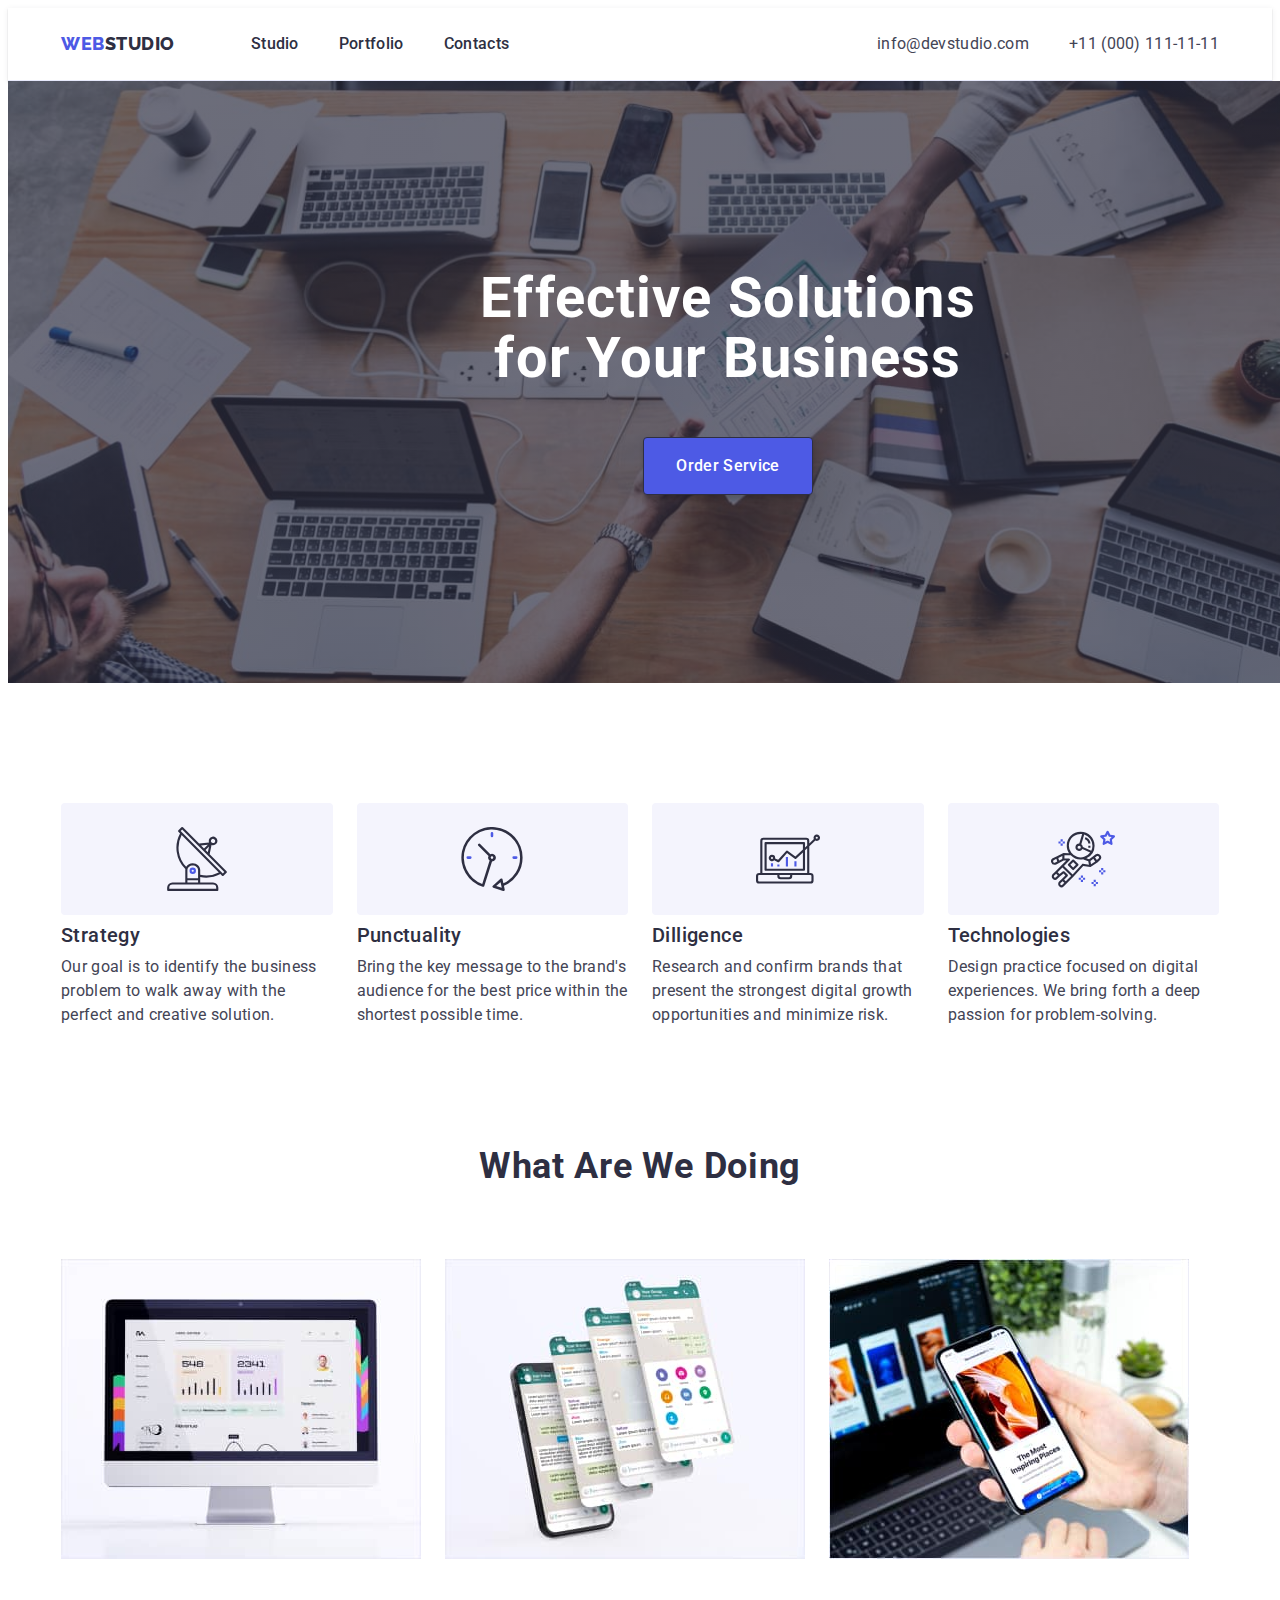
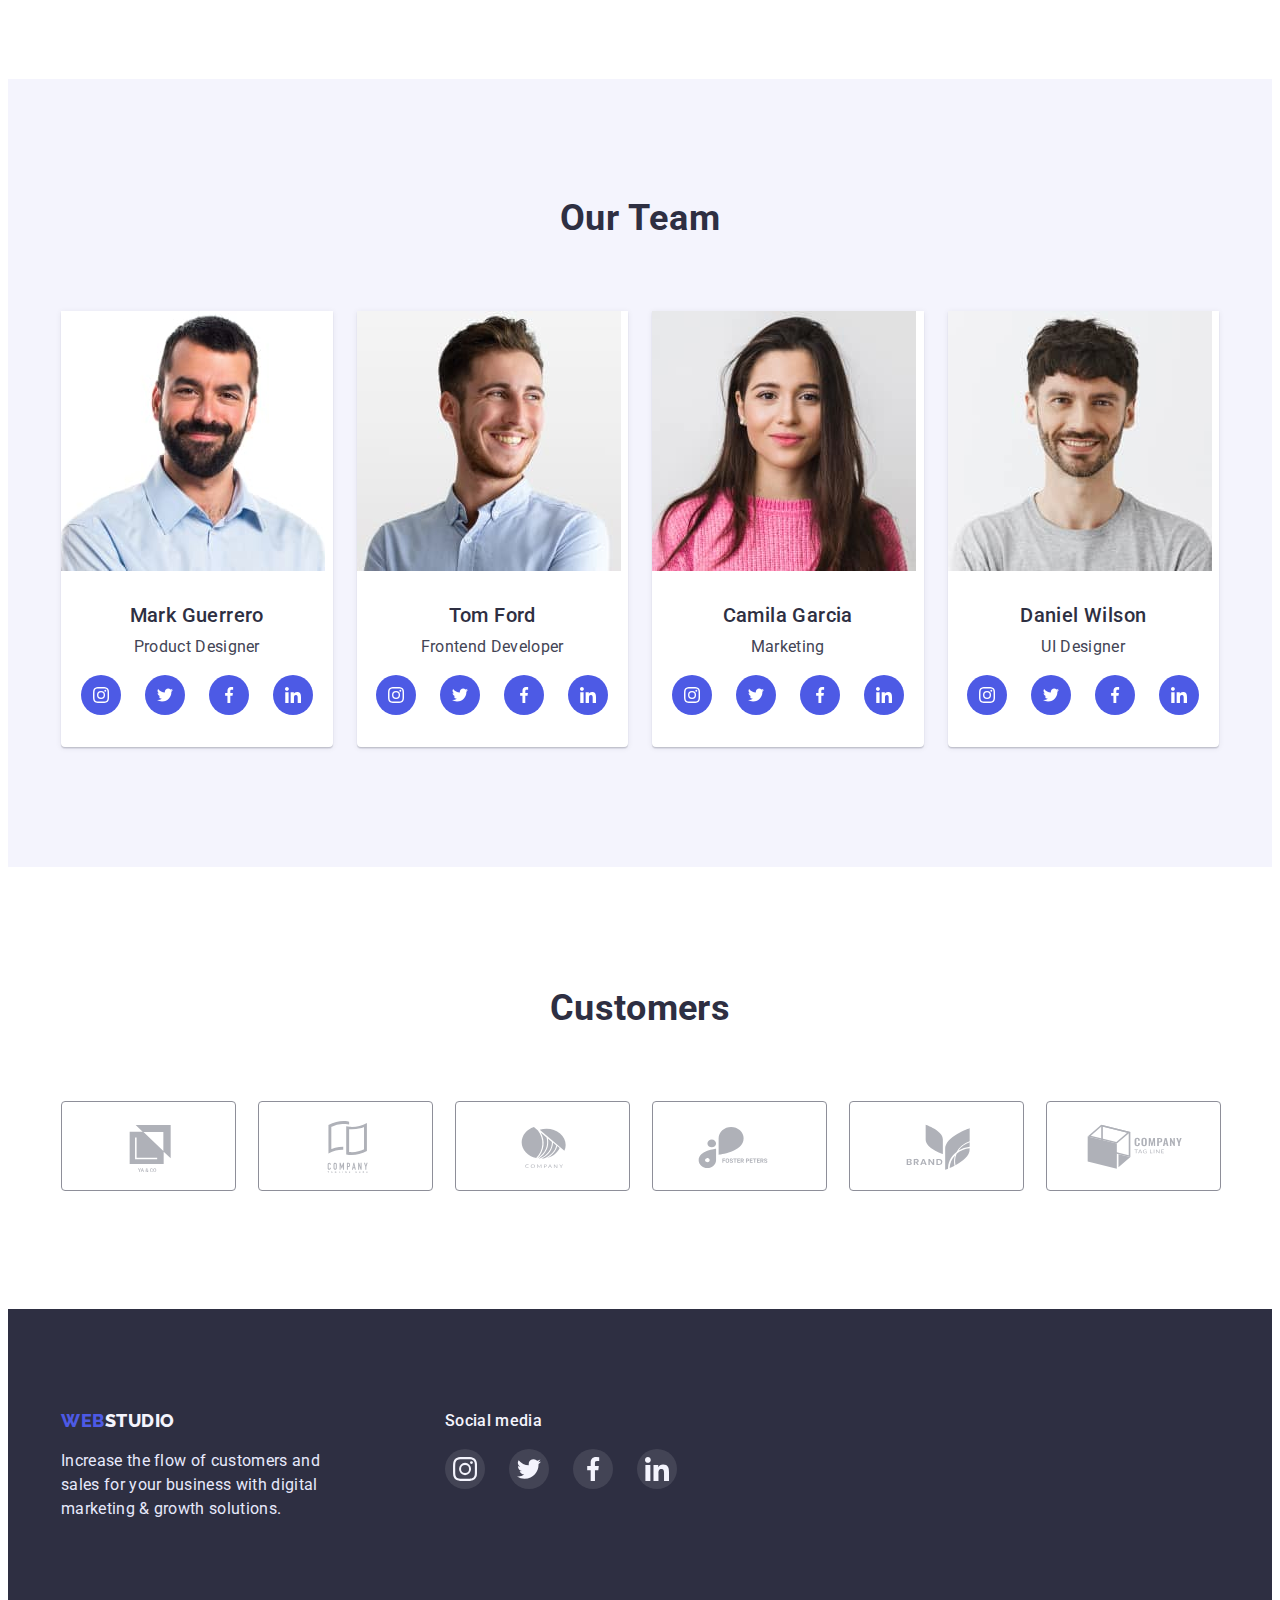
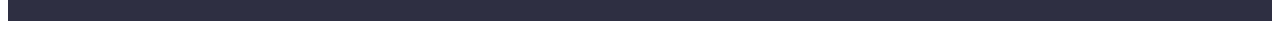
<file: index.html>
<!DOCTYPE html>
<html lang="en">
<head>
    <meta charset="UTF-8">
    <meta http-equiv="X-UA-Compatible" content="IE=edge">
    <meta name="viewport" content="width=device-width, initial-scale=1.0">
    <title>Webstudio</title>
    <!--Styles-->
    <link rel="stylesheet" href="https://cdnjs.cloudflare.com/ajax/libs/modern-normalize/1.1.0/modern-normalize.min.css" integrity="sha512-wpPYUAdjBVSE4KJnH1VR1HeZfpl1ub8YT/NKx4PuQ5NmX2tKuGu6U/JRp5y+Y8XG2tV+wKQpNHVUX03MfMFn9Q==" crossorigin="anonymous" referrerpolicy="no-referrer" />
    <link rel="stylesheet" href="css/styles.css">
    <!--Fonts-->
    <link rel="preconnect" href="https://fonts.googleapis.com">
    <link rel="preconnect" href="https://fonts.gstatic.com" crossorigin>
    <link href="https://fonts.googleapis.com/css2?family=Raleway:wght@800&family=Roboto:wght@400;500;700;900&display=swap" rel="stylesheet">    
</head>
<body>
    <!--HEADER-->
    <header class="header">
        <div class="container header-container">
            <nav class="nav-menu">
                <a href="./index.html" class="logo-first">Web<span class="logo-second">Studio</span>
                </a> 
            <ul class="list-nav-menu">
                <li>
                <a class="nav-menu-item" href="./index.html">Studio</a>
                </li>
                <li>
                <a class="nav-menu-item" href="./portfolio.html">Portfolio</a>
                </li>
                <li>
                <a class="nav-menu-item" href="./contacts.html">Contacts</a>
                </li>
                </ul>
            </nav> 
            <address class="page-adress">
                <ul class="contacts-list">
                    <li> <a class="contacts-list-item" href="mailto:info@devstudio.com">info@devstudio.com</a></li>
                    <li> <a class="contacts-list-item" href="tel:+110001111111">+11 (000) 111-11-11</a></li>
                </ul>
            </address>  
        </div>
    </header>
    <main>
        <!--HERO SECTION-->
        <section class="hero-section">
            <div class="container">
                <h1 class="hero-title">Effective Solutions <br />for Your Business</h1>
                <button type="button" class="button-service">Order Service</button>
            </div>
        </section>

        <!--ADVANTAGES SECTION-->
        <section class="advantages-section">
            <div class="container"> 
                <h2 class="h2 visually-hidden">Advantages</h2>
                <ul class="advantages-list">
                <li class="advantages-list-item">
                    <div class="advantages-icon-wrapper">
                        <svg class="advantages-list-icon">
                            <use href="./images/icons.svg#icon-antenna"></use>
                        </svg>
                    </div>
                <h3 class="advantages-section-title">Strategy</h3>
                <p class="advantages-section-text"> 
                    Our goal is to identify the business
                    problem to walk away with the perfect and creative solution. 
                </p>
                </li>
                <li class="advantages-list-item">
                    <div class="advantages-icon-wrapper">
                        <svg class="advantages-list-icon">
                            <use href="./images/icons.svg#icon-clock"></use>
                        </svg>
                    </div>
                    <h3 class="advantages-section-title">Punctuality</h3>
                    <p class="advantages-section-text">
                     Bring the key message to the brand's audience for the best price within the shortest possible time.
                </p>
                </li>
                <li class="advantages-list-item">
                    <div class="advantages-icon-wrapper">
                        <svg class="advantages-list-icon">
                            <use href="./images/icons.svg#icon-diagram"></use>
                        </svg>
                    </div>
                    <h3 class="advantages-section-title">Dilligence</h3>
                    <p class="advantages-section-text">
                        Research and confirm brands that present the strongest digital growth opportunities and minimize risk.
                    </p>
                </li>
                <li class="advantages-list-item">
                    <div class="advantages-icon-wrapper">
                        <svg class="advantages-list-icon">
                            <use href="./images/icons.svg#icon-astronaut"></use>
                        </svg>
                    </div>
                    <h3 class="advantages-section-title">Technologies</h3>
                    <p class="advantages-section-text">
                        Design practice focused on digital experiences. We bring forth a deep passion for problem-solving.
                    </p>
                </li>
            </ul>
            </div>
        </section>

        <!--SERVICES SECTION-->
        <section class="section-top section-bottom">
            <div class="container">
            <h2 class="services-title">What are we doing</h2>
            <ul class="services-list">
                <li class="services-list-item">
                    <img src="./images/rectangle71.jpg" alt="Computer" width="360"/>
                </li>
                <li class="services-list-item">
                    <img src="./images/rectangle72.jpg" alt="Mobile phone" width="360"/>
                </li>
                <li class="services-list-item">
                    <img src="./images/rectangle73.jpg" alt="Computer and mobile phone" width="360">
                </li>
            </ul>
            </div>
        </section>

        <!--TEAM SECTION-->
        <section class="section-top section-bottom team-section">
            <div class="container">
            <h2 class="team-title">Our Team</h2>
            <ul class="team-list">
                <li class="team-list-item">
                    <img src="./images/img1.jpg" alt="Man" width="264"/>
                    <div class="team-card-wrapper">
                        <h3 class="team-member">Mark Guerrero</h3>
                         <p class="position">
                        Product Designer
                    </p>
                    <ul class="socials-list">
                        <li class="socials-item">
                            <a href="" class="socials-link">
                                <svg class="socials-icon">
                                    <use href="./images/icons.svg#icon-instagram"></use>
                                </svg>
                            </a>
                        </li>
                        <li class="socials-item">
                            <a href="" class="socials-link">
                                <svg class="socials-icon">
                                    <use href="./images/icons.svg#icon-twitter"></use>
                                </svg>
                            </a>
                        </li>
                        <li class="socials-item">
                            <a href=""class="socials-link">
                                <svg class="socials-icon">
                                    <use href="./images/icons.svg#icon-facebook"></use>
                                </svg>
                            </a>
                        </li>
                        <li class="socials-item">
                            <a href="" class="socials-link">
                                <svg class="socials-icon">
                                    <use href="./images/icons.svg#icon-linkedin"></use>
                                </svg>
                            </a>
                        </li>
                    </ul>
                </div>
            </li>
                <li class="team-list-item">
                    <img src="./images/img2.jpg" alt="Man" width="264"/>
                    <div class="team-card-wrapper">
                        <h3 class="team-member">Tom Ford</h3>
                        <p class="position">
                        Frontend Developer
                        </p>
                        <ul class="socials-list">
                            <li class="socials-item">
                                <a href="" class="socials-link">
                                    <svg class="socials-icon">
                                        <use href="./images/icons.svg#icon-instagram"></use>
                                    </svg>
                                </a>
                            </li>
                            <li class="socials-item">
                                <a href="" class="socials-link">
                                    <svg class="socials-icon">
                                        <use href="./images/icons.svg#icon-twitter"></use>
                                    </svg>
                                </a>
                            </li>
                            <li class="socials-item">
                                <a href=""class="socials-link">
                                    <svg class="socials-icon">
                                        <use href="./images/icons.svg#icon-facebook"></use>
                                    </svg>
                                </a>
                            </li>
                            <li class="socials-item">
                                <a href="" class="socials-link">
                                    <svg class="socials-icon">
                                        <use href="./images/icons.svg#icon-linkedin"></use>
                                    </svg>
                                </a>
                            </li>
                        </ul>
                    </div>
                </li>

                <li class="team-list-item">
                    <img src="./images/img3.jpg" alt="Woman" width="264"/>
                    <div class="team-card-wrapper">
                        <h3 class="team-member">Camila Garcia</h3>
                        <p class="position">
                        Marketing
                        </p>
                        <ul class="socials-list">
                            <li class="socials-item">
                                <a href="" class="socials-link">
                                    <svg class="socials-icon">
                                        <use href="./images/icons.svg#icon-instagram"></use>
                                    </svg>
                                </a>
                            </li>
                            <li class="socials-item">
                                <a href="" class="socials-link">
                                    <svg class="socials-icon">
                                        <use href="./images/icons.svg#icon-twitter"></use>
                                    </svg>
                                </a>
                            </li>
                            <li class="socials-item">
                                <a href=""class="socials-link">
                                    <svg class="socials-icon">
                                        <use href="./images/icons.svg#icon-facebook"></use>
                                    </svg>
                                </a>
                            </li>
                            <li class="socials-item">
                                <a href="" class="socials-link">
                                    <svg class="socials-icon">
                                        <use href="./images/icons.svg#icon-linkedin"></use>
                                    </svg>
                                </a>
                            </li>
                        </ul>
                    </div>
                </li>
                <li class="team-list-item">
                    <img src="./images/img4.jpg" alt="Man" width="264"/>
                    <div class="team-card-wrapper">
                        <h3 class="team-member">Daniel Wilson</h3>
                        <p class="position">
                        UI Designer
                        </p>
                    <ul class="socials-list">
                        <li class="socials-item">
                            <a href="" class="socials-link">
                                <svg class="socials-icon">
                                    <use href="./images/icons.svg#icon-instagram"></use>
                                </svg>
                            </a>
                        </li>
                        <li class="socials-item">
                            <a href="" class="socials-link">
                                <svg class="socials-icon">
                                    <use href="./images/icons.svg#icon-twitter"></use>
                                </svg>
                            </a>
                        </li>
                        <li class="socials-item">
                            <a href=""class="socials-link">
                                <svg class="socials-icon">
                                    <use href="./images/icons.svg#icon-facebook"></use>
                                </svg>
                            </a>
                        </li>
                        <li class="socials-item">
                            <a href="" class="socials-link">
                                <svg class="socials-icon">
                                    <use href="./images/icons.svg#icon-linkedin"></use>
                                </svg>
                            </a>
                        </li>
                     </ul>
                     </div>
                     </li>
                </ul>
            </div>
        </section>

        <!--CUSTOMERS SECTION-->
        <section class="section-top section-bottom customers-section">
            <div class="customers-container container">
                <h2 class="customers-title">Customers</h2>
                <div class="customers-icons-wrapper">
                    <ul class="customers-list">
                        <li class="customers-list-item">
                            <a href="" class="customers-logo-link">
                                <svg class="customers-logo-icon" width="104" height="56">
                                    <use href="./images/icons.svg#icon-logo1"></use>
                                </svg>
                            </a>
                        </li>
                        <li class="customers-list-item">
                            <a href="" class="customers-logo-link">
                                <svg class="customers-logo-icon" width="104" height="56">
                                    <use href="./images/icons.svg#icon-logo2"></use>
                                </svg>
                            </a>
                        </li>
                        <li class="customers-list-item">
                            <a href="" class="customers-logo-link">
                                <svg class="customers-logo-icon" width="104" height="56">
                                    <use href="./images/icons.svg#icon-logo3"></use>
                                </svg>
                            </a>
                        </li>
                        <li class="customers-list-item">
                            <a href="" class="customers-logo-link">
                                <svg class="customers-logo-icon" width="104" height="56">
                                    <use href="./images/icons.svg#icon-logo4"></use>
                                </svg>
                            </a>
                        </li>
                        <li class="customers-list-item">
                            <a href="" class="customers-logo-link">
                                <svg class="customers-logo-icon" width="104" height="56"> 
                                    <use href="./images/icons.svg#icon-logo5"></use>
                                </svg>
                            </a>
                        </li>
                        <li class="customers-list-item">
                            <a href="" class="customers-logo-link">
                                <svg class="customers-logo-icon" width="104" height="56">
                                    <use href="./images/icons.svg#icon-logo6"></use>
                                </svg>
                            </a>
                        </li>
                    </ul>
                </div>
           </div>
        </section>
    </main>
    <!--FOOTER-->
    <footer class="footer">
        <div class="container footer-container">
            <div class="footer-logo-wrapper">
                <a href="./index.html" class="footer-logo">Web<span class="logo-footer">Studio</span>
                </a>
                <p class="footer-text">
                Increase the flow of customers and sales for your business with digital marketing & growth solutions.
                 </p>
            </div>
            <div class="footer-social-wrapper">
                <h2 class="footer-social-title">Social media</h2>
                <ul class="footer-social-list">
                    <li class="footer-social-list-item">
                        <a href="" class="footer-social-list-link">
                            <svg class="footer-social-list-icon">
                                <use href="./images/icons.svg#icon-instagram"></use>
                            </svg>
                        </a>
                    </li class="footer-social-list-item">
                    <li>
                        <a href="" class="footer-social-list-link">
                            <svg class="footer-social-list-icon">
                                <use href="./images/icons.svg#icon-twitter"></use>
                            </svg>
                        </a>
                    </li>
                    <li class="footer-social-list-item">
                        <a href=""class="footer-social-list-link">
                            <svg class="footer-social-list-icon">
                                <use href="./images/icons.svg#icon-facebook"></use>
                            </svg>
                        </a>
                    </li>
                    <li class="footer-social-list-item">
                        <a href="" class="footer-social-list-link">
                            <svg class="footer-social-list-icon">
                                <use href="./images/icons.svg#icon-linkedin"></use>
                            </svg>
                        </a>
                    </li>
                </ul>
            </div>
            </div>
    </footer>
</body>
</html>
</file>
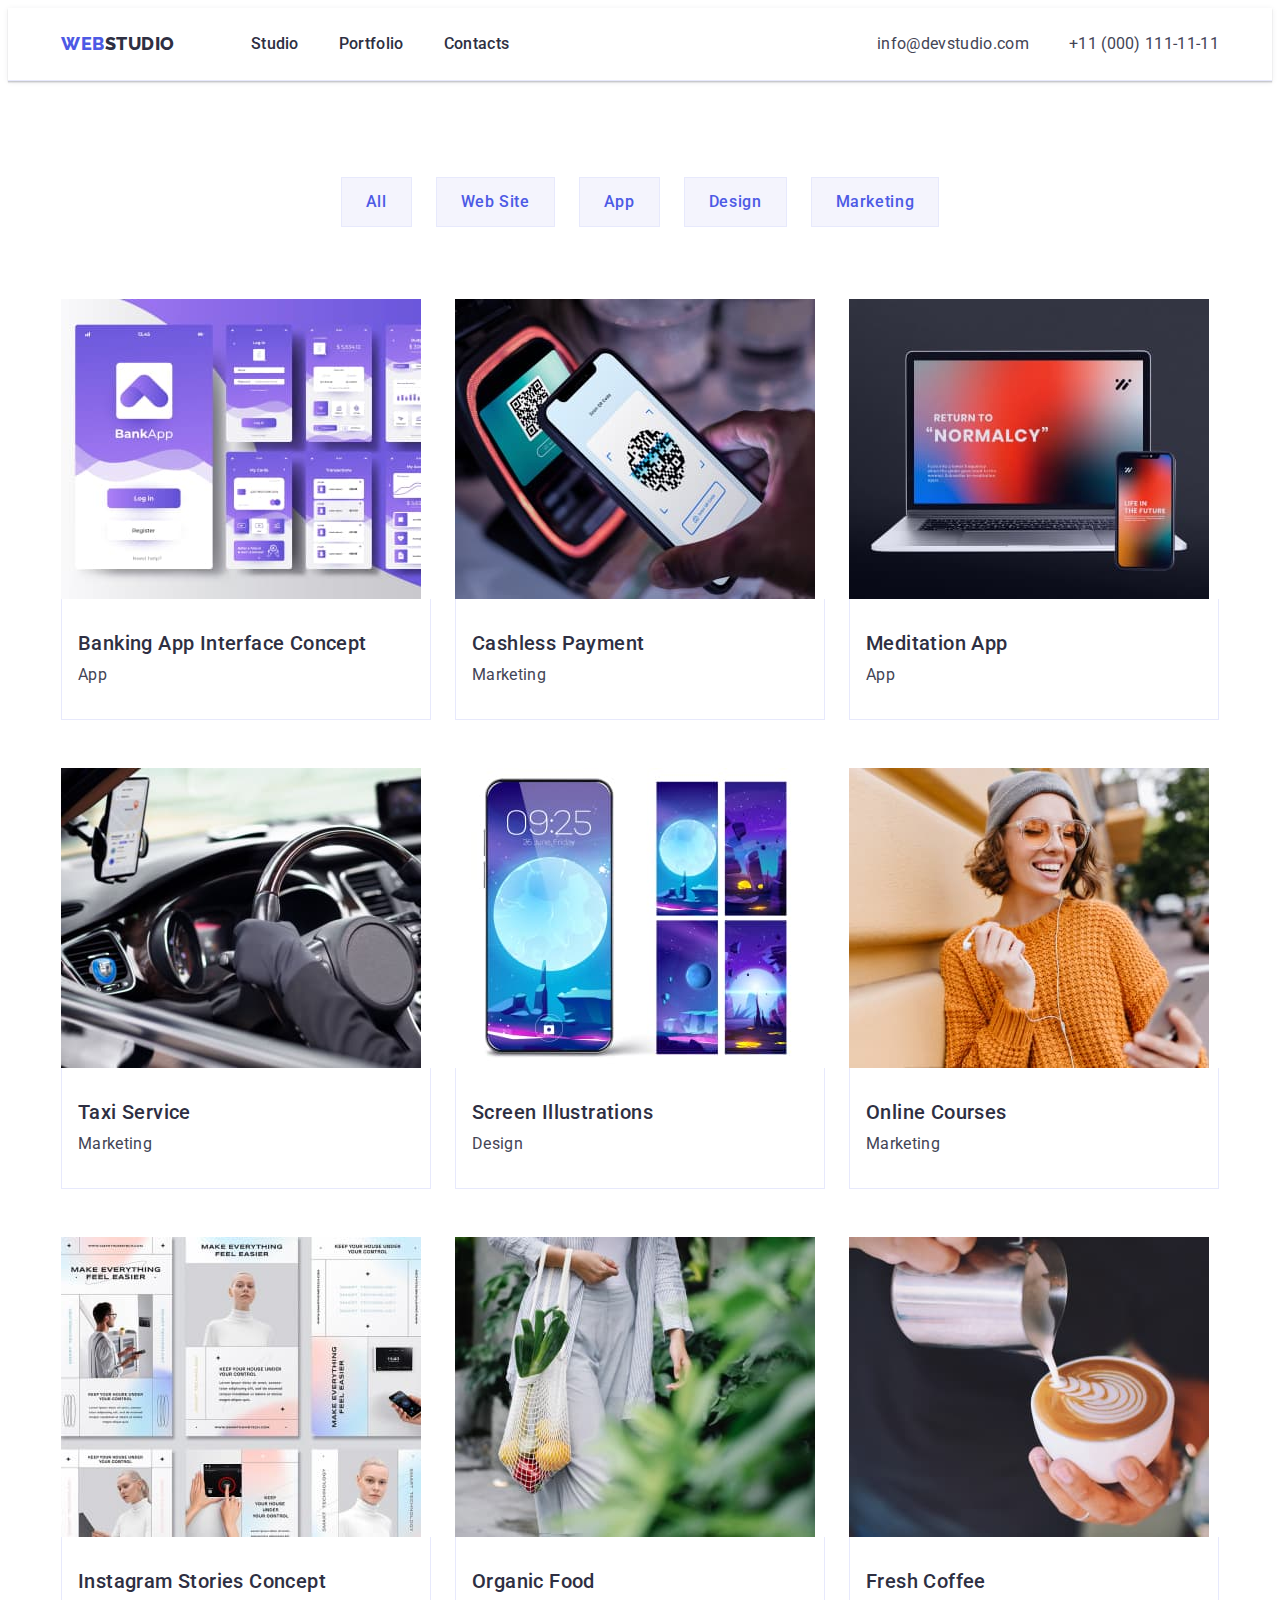
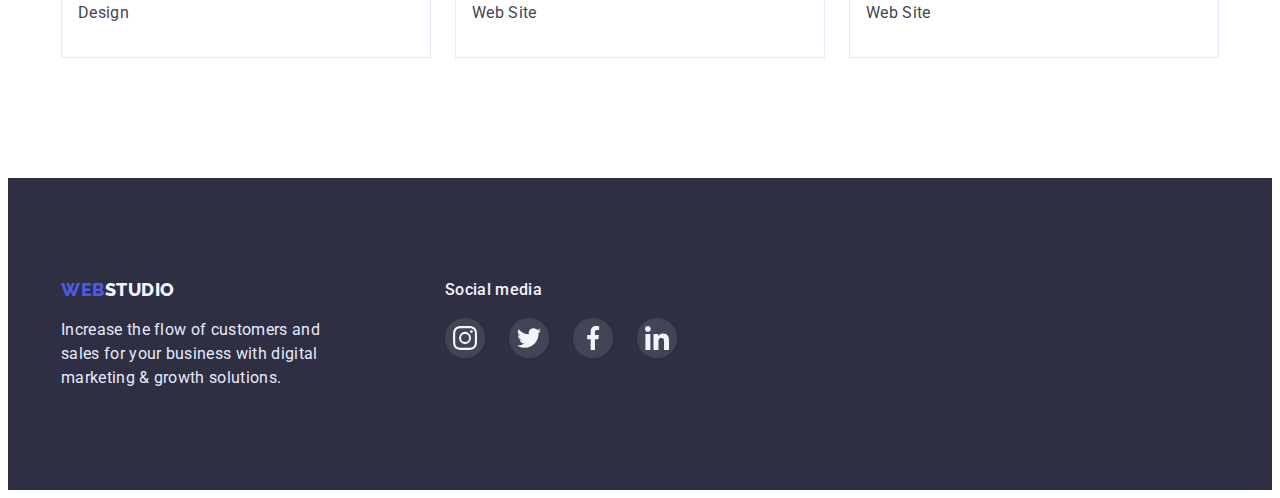
<file: portfolio.html>
<!DOCTYPE html>
<html lang="en">
<head>
    <meta charset="UTF-8">
    <meta http-equiv="X-UA-Compatible" content="IE=edge">
    <meta name="viewport" content="width=device-width, initial-scale=1.0">
    <title>Webstudio</title>
    <!--Styles-->
    <link rel="stylesheet" href="https://cdnjs.cloudflare.com/ajax/libs/modern-normalize/1.1.0/modern-normalize.min.css" integrity="sha512-wpPYUAdjBVSE4KJnH1VR1HeZfpl1ub8YT/NKx4PuQ5NmX2tKuGu6U/JRp5y+Y8XG2tV+wKQpNHVUX03MfMFn9Q==" crossorigin="anonymous" referrerpolicy="no-referrer" />
    <link rel="stylesheet" href="css/styles.css">
    <!--Fonts-->
    <link rel="preconnect" href="https://fonts.googleapis.com">
    <link rel="preconnect" href="https://fonts.gstatic.com" crossorigin>
    <link href="https://fonts.googleapis.com/css2?family=Raleway:wght@800&family=Roboto:wght@400;500;700;900&display=swap" rel="stylesheet">    
</head>
<body>
    <!--HEADER-->
    <header class="header">
        <div class="container header-container">
            <nav class="nav-menu">
                <a href="./index.html" class="logo-first">Web<span class="logo-second">Studio</span>
                </a> 
            <ul class="list-nav-menu">
                <li>
                <a class="nav-menu-item" href="./index.html">Studio</a>
                </li>
                <li>
                <a class="nav-menu-item" href="./portfolio.html">Portfolio</a>
                </li>
                <li>
                <a class="nav-menu-item" href="./contacts.html">Contacts</a>
                </li>
                </ul>
            </nav> 
            <address class="page-adress">
                <ul class="contacts-list">
                    <li> <a class="contacts-list-item" href="mailto:info@devstudio.com">info@devstudio.com</a></li>
                    <li> <a class="contacts-list-item" href="tel:+110001111111">+11 (000) 111-11-11</a></li>
                </ul>
            </address>  
        </div>
    </header>
    <main>
        <section class="portfolio-section">
            <div class="portfolio-container container">
            <!-- BUTTONS -->
            <h2 class="filter-button-header">Filter buttons</h2>
             <ul class="list portfolio-buttons">
                <li class="portfolio-list">
                    <button class="filter-button" type="button">All</button>
                </li>
                <li class="portfolio-list">
                    <button class="filter-button" type="button">Web Site</button>
                </li>
                <li class="portfolio-list">
                    <button class="filter-button" type="button">App</button>
                </li>
                <li class="portfolio-list">
                    <button class="filter-button" type="button">Design</button>
                </li>
                <li class="portfolio-list">
                    <button class="filter-button" type="button">Marketing</button>
                </li>
            </ul>
            <!-- CARDS -->
            <ul class="portfolio-cards">
                <li class="portfolio-card">
                    <a class="portfolio-card-link" href="">
                    <img src="./images/banking.jpg" alt="Banking App Interface Concept" width="360">
                    <div class="portfolio-card-wrapper">
                        <h3 class="service-title">Banking App Interface Concept</h3>
                        <p class="service-text">App</p> 
                    </div>
                    </a>
                </li>
                <li class="portfolio-card">
                    <a class="portfolio-card-link" href="">
                    <img src="./images/cashlesspayment.jpg" alt="Cashless Payment" width="360">
                    <div class="portfolio-card-wrapper">
                        <h3 class="service-title">Cashless Payment</h3>
                        <p class="service-text">Marketing</p>
                    </div>
                    </a>
                </li>
                <li class="portfolio-card">
                    <a class="portfolio-card-link" href="">
                    <img src="./images/meditationapp.jpg" alt="Meditation App" width="360">
                    <div class="portfolio-card-wrapper"> 
                        <h3 class="service-title">Meditation App</h3>
                        <p class="service-text">App</p> 
                    </div>
                    </a>
                </li>
                <li class="portfolio-card">
                    <a class="portfolio-card-link" href="#">
                    <img src="./images/taxiservice.jpg" alt="Taxi Service" width="360">
                    <div class="portfolio-card-wrapper">
                        <h3 class="service-title">Taxi Service</h3>
                        <p class="service-text">Marketing</p>
                    </div>
                    </a>
                </li>
                <li class="portfolio-card">
                    <a class="portfolio-card-link" href="#">
                    <img src="./images/screenillustrations.jpg" alt="Screen Illustrations" width="360">
                    <div class="portfolio-card-wrapper"> 
                        <h3 class="service-title">Screen Illustrations</h3>
                        <p class="service-text">Design</p> 
                    </div>
                    </a>
                </li>
                <li class="portfolio-card">
                    <a class="portfolio-card-link" href="#">
                    <img src="./images/onlinecources.jpg" alt="Online Courses" width="360">
                    <div class="portfolio-card-wrapper">
                        <h3 class="service-title">Online Courses</h3>
                        <p class="service-text">Marketing</p> 
                    </div>
                    </a>
                </li>
                <li class="portfolio-card">
                    <a class="portfolio-card-link" href="#">
                    <img src="./images/instastories.jpg" alt="Instagram Stories Concept" width="360">
                    <div class="portfolio-card-wrapper">
                        <h3 class="service-title">Instagram Stories Concept</h3>
                        <p class="service-text">Design</p>
                    </div>
                    </a>
                </li>
                <li class="portfolio-card">
                    <a class="portfolio-card-link" href="#">
                    <img src="./images/organicfood.jpg" alt="Organic Food" width="360">
                    <div class="portfolio-card-wrapper">
                        <h3 class="service-title">Organic Food</h3>
                        <p class="service-text">Web Site</p>
                    </div>
                    </a>
                </li>
                <li class="portfolio-card">
                    <a class="portfolio-card-link" href="#">
                    <img src="./images/freshcoffee.jpg" alt="Fresh Coffee" width="360">
                    <div class="portfolio-card-wrapper">
                        <h3 class="service-title">Fresh Coffee</h3>
                        <p class="service-text">Web Site</p>
                    </div>
                    </a>
                </li>
            </ul>
        </section>
    </main>
     <!--FOOTER-->
     <footer class="footer">
        <div class="container footer-container">
            <div class="footer-logo-wrapper">
                <a href="./index.html" class="footer-logo">Web<span class="logo-footer">Studio</span>
                </a>
                <p class="footer-text">
                Increase the flow of customers and sales for your business with digital marketing & growth solutions.
                 </p>
            </div>
            <div class="footer-social-wrapper">
                <h2 class="footer-social-title">Social media</h2>
                <ul class="footer-social-list">
                    <li class="footer-social-list-item">
                        <a href="" class="footer-social-list-link">
                            <svg class="footer-social-list-icon">
                                <use href="./images/icons.svg#icon-instagram"></use>
                            </svg>
                        </a>
                    </li class="footer-social-list-item">
                    <li>
                        <a href="" class="footer-social-list-link">
                            <svg class="footer-social-list-icon">
                                <use href="./images/icons.svg#icon-twitter"></use>
                            </svg>
                        </a>
                    </li>
                    <li class="footer-social-list-item">
                        <a href=""class="footer-social-list-link">
                            <svg class="footer-social-list-icon">
                                <use href="./images/icons.svg#icon-facebook"></use>
                            </svg>
                        </a>
                    </li>
                    <li class="footer-social-list-item">
                        <a href="" class="footer-social-list-link">
                            <svg class="footer-social-list-icon">
                                <use href="./images/icons.svg#icon-linkedin"></use>
                            </svg>
                        </a>
                    </li>
                </ul>
            </div>
            </div>
    </footer>
</body>
</html>
</file>
<file: css/styles.css>
:root {
/* COLORS */
    --color-brand: #2E2F42;
    --color-primary: #434455;
    --color-primary-inverted: #fff;
    --color-secondary: #4D5AE5;
    --color-secondary-dark: #404BBF;
    --color-secondary-inverted:#E7E9FC;
    --color-background: #F4F4FD;
    --color-light-mode-background:#F4F4FD;
    --color-customers-logo: #AFB1B8;
    --color-customer-logo-text: #8E8F99;
    --color-success: #31d0aa;

    --color-filter-btn: 0px 3px 1px rgba(0, 0, 0, 0.1), 0px 2px 1px rgba(0, 0, 0, 0.08), 0px 2px 2px rgba(0, 0, 0, 0.12);
    --color-servive-btn: 0px 4px 4px rgba(0, 0, 0, 0.15);

/* FONTS */
    --font-logo: 'Raleway', sans-serif;
    --font-primary: 'Roboto', sans-serif;

/* FONT WEIGHT */
    --font-weight-logo: 800;
    --font-weight-regular: 400;
    --font-weight-bold: 600;
    --font-weight-semi-bold: 500;


/* LETTER SPACING */
    --letter-spacing-logo: 0.03em;
    --letter-spacing-primary: 0.02em;
    --letter-spacing-secondary: 0.04em;
}

/* MARGIN RESET */
h1,
h2,
h3,
h4,
h5,
h6,
ul,
p {
    margin: 0;
    padding: 0;  
}

/* MARGIN RESET FOR INLINE ELEMENTS */
a,
b,
button,
br,
img,
span {
    margin-left: 0;
    margin-right: 0;    
}

img {
    display: block;
    max-width: 100%
}

body {
    font-family: var(--font-primary);
    font-size: 16px;
    color: var(--color-brand);
    letter-spacing: var(--letter-spacing-primary);
}


ul {
    list-style: none;
}

.visually-hidden{
    display: none;
}

.list {
    list-style: none;
}

.container {
    width: 1158px;
    margin: 0 auto;
    padding-left: 15px;
    padding-right: 15px;
}

.section-bottom {
    padding-top: 120px;
    padding-bottom: 120px;
}

.setion-top {
    padding-top: 120px;
}

/* HEADER */

.header {
    background: var(--color-primary-inverted);
    border-bottom: 1px solid var(--color-secondary-inverted);
    box-shadow: 0px 2px 1px rgba(46, 47, 66, 0.08), 0px 1px 1px rgba(46, 47, 66, 0.16), 0px 1px 6px rgba(46, 47, 66, 0.08);
}

.header-container {
    display: flex;
    justify-content: center;
}

.nav-menu {
    display: flex;
    align-items: center;
    flex-grow: 1;
}

.list-nav-menu {
    display: flex;
    gap: 40px;
}

.nav-menu-item {
    display: block;
    font-weight: 500;
    font-size: 16px;
    line-height: 1.5;
    letter-spacing: var(--letter-spacing-primary);
    color: var(--color-brand);
    text-decoration: none;
    padding: 24px 0px;
 }

.nav-menu-item:hover {
    color: var(--color-secondary);
}

.nav-menu-item:focus {
    color: var(--color-secondary-dark);
 }

 .nav-menu-item:last-child {
    margin-right: 0;
 }

 .page-adress {
    display: flex;
 }
 
 .contacts-list {
    display: flex;
    margin-left: auto;
    align-items: center;
    gap: 40px;
 }

.contacts-list-item {
    display: block;
    color: var(--color-primary);
    font-size: 16px;
    line-height: 1.5;
    text-decoration: none;
    padding-top: 24px;
    padding-bottom: 24px;
    font-style: normal;
}

.contacts-list-item:last-child {
    margin: 0;
}

.logo-header {
    margin-right: 76px;
    padding: 24px 0px;
}

.logo-first {
    font-family: var(--font-logo);
    font-weight: 800;
    font-size: 18px;
    line-height: 1.33;
    letter-spacing: var(--letter-spacing-logo);
    text-transform: uppercase;
    color: var(--color-secondary);
    text-decoration: none;
    display: block;
}

.logo-second {
    color: var(--color-brand);
    padding-right: 76px;
}

.footer-logo {
    font-family: var(--font-logo);
    font-weight: 800;
    font-size: 18px;
    line-height: 1.33;
    letter-spacing: var(--letter-spacing-logo);
    text-transform: uppercase;
    color: var(--color-secondary);
    text-decoration: none;
    display: block;
    margin-bottom: 16px;
}
.logo-footer {
    color: var(--color-background);
    margin-right: 76px;
}

/* HERO */

.hero-section {
    text-align: center;
    background-size: cover;
    padding: 188px 0px;
    width: 1440px;
    margin: 0 auto;
    background-image: linear-gradient(rgba(46, 47, 66, 0.7), rgba(46, 47, 66, 0.7)), url(../images/heroimage.jpg);
} 

.hero-title {
    color: var(--color-primary-inverted);
    font-size: 56px;
    line-height: 1.07;
    letter-spacing: var(--letter-spacing-primary);
    margin: 0 auto;
    margin-bottom: 48px;
    max-width: 520px;
}

/* SERVICE BUTTON */
.button-service {
    color: var(--color-primary-inverted);
    font-family: var(--font-primary);
    font-weight: 500;
    font-size: 16px;
    line-height: 1.5;
    background: var(--color-secondary);
    box-shadow: 0px 4px 4px rgba(0, 0, 0, 0.15);
    border-radius: 4px; 
    border: 1px solid var(--color-brand);
    letter-spacing: (var(--letter-spacing-secondary));
    cursor: pointer;
    padding: 16px 32px;
}

.button-service:hover {
    background-color: var(--color-secondary-dark);
}

.button-service:focus {
    background: var(--color-secondary-dark);
}

.h2-visually-hidden {
    display: none;
}

/*ADVANTAGES SECTION */
.advantages-section {
    padding-top: 120px;
}

.advantages-list {
    display: flex;
}

.advantages-list-item {
    margin-right: 24px;
    flex-basis: calc((100% - 72px) / 4);
}  

.advantages-list-item:last-child {
    margin-right: 0px;
}

.advantages-list-icon {
    width: 64px;
    height: 64px;
}

.advantages-section-title {
    font-weight: 500;
    font-size: 20px;
    line-height: 1.2;
    letter-spacing: var(--letter-spacing-primary);
    margin-bottom: 8px;
} 

.advantages-section-text {
    color: var(--color-primary);
    font-size: 16px;
    line-height: 1.5;
    letter-spacing: var(--letter-spacing-primary);
}

.advantages-icon-wrapper {
    margin-bottom: 8px;
    height: 112px;
    border-radius: 4px;
    background-color: var(--color-background);
    display: flex;
    align-items: center;
    justify-content: center;
}

.advantages-section-text {
    line-height: 1.5;
}

/* SEVICES SECTION */
.services-title {
    font-size: 36px;
    line-height: 1.11;
    letter-spacing: var(--letter-spacing-primary);
    text-transform: capitalize;
    margin-bottom: 72px;
    text-align: center;
}

.services-list {
    display: flex;
}

.services-list-item {
    margin-right: 24px;
}

.services-list-item:last-child {
    margin-right: 0px;
}

/* TEAM SECTION */
.team-card-wrapper {
    padding-top: 32px;
    padding-bottom: 32px;
}
.team-section {
    background-color: #F4F4FD;;
  }
  
.team-title {
    margin-bottom: 72px;
    text-align: center;
    font-size: 36px;
    line-height: 1.11;
    letter-spacing: var(--letter-spacing-primary);
    text-transform: capitalize;
  }
  
.team-list {
    display: flex;
  }
  
.team-list-item {
    flex-basis: calc((100% - 72px) / 4);
    margin-right: 24px;
    text-align: center;
    background-color: var(--color-primary-inverted);
    border-radius: 0px 0px 4px 4px;
    box-shadow: 0px 1px 6px rgba(46, 47, 66, 0.08), 0px 1px 1px rgba(46, 47, 66, 0.16),
      0px 2px 1px rgba(46, 47, 66, 0.08);
    border-radius: 0px 0px 4px 4px;
  }
  
.team-list-item:last-child {
    margin-right: 0px;
  }
  
.team-member {
    font-weight: 500;
    font-size: 20px;
    line-height: 1.2;
    letter-spacing: var(--letter-spacing-primary);
    margin-bottom: 8px;
}

.position{
    color: var(--color-primary);
    font-size: 16px;
    line-height: 1.5;
    letter-spacing: var(--letter-spacing-primary);
}

.socials-list {
    display: flex;
    gap: 24px;
    justify-content: center;
    margin-top: 16px;
}

.socials-item {
    display: flex;
    width: 40px;
    height: 40px;
}

.socials-link {
    display: flex;
    align-items: center;
    justify-content: center;
    width: 100%;
    height: 100%;
    background-color: var(--color-secondary);
    border-radius: 50%;
}

.socials-icon {
    width: 16px;
    height: 16px;
    fill: var(--color-primary-inverted);
}


.socials-link:hover {
    background-color: var(--color-secondary-dark);
}

.socials-link:focus {
    background-color: var(--color-secondary-dark);
}

/*CUSTOMERS */
.customers-section {
    display: flex;
}

.customers-title {
    font-weight: 700;
    font-size: 36px;
    margin-bottom: 72px;
    text-align: center;
}

.customers-list {
    display: flex;
    align-items: center;
    gap: 24px;
    justify-content: center;
}

.customers-list-item {
    width: 168px;
    height: 88px;
    width: calc((100% - 24px * 5) / 6);
}

.customers-list-item:last-child {
    margin-right: 0;
}


.customers-logo-link {
    text-decoration: none;
    height: 100%;
    width: 100%;
    display: flex;
    justify-content: center;
    align-items: center;
    border: 1px solid var(--color-customer-logo-text);
    border-radius: 4px;
    fill: var(--color-customers-logo);
}


.customers-logo-link:hover, 
.customers-logo-icon:hover {
    border-color: var(--color-secondary-dark);
    fill: var(--color-secondary-dark);
}

.customers-logo-link:focus, 
.customers-logo-icon:focus {
    border-color: var(--color-secondary-dark);
    fill: var(--color-secondary-dark);
}



/* FOOTER */
.footer {
    background-color: var(--color-brand);
    padding: 100px 0px;
    display: flex;
}

.footer-container {
    display: flex;
}

.footer-text {
    color: var(--color-secondary-inverted);
    font-weight: 400;
    font-size: 16px;
    line-height: 1.5;
    letter-spacing: var(--letter-spacing-primary);
    width: 284px;
}

.footer-logo-wrapper {
    display: inline-block;
    width: 264px;
    margin-right: 120px;
}


.footer-social-title {
    font-weight: var(--font-weight-semi-bold);
    line-height: 1.5;
    font-size: 16px;
    color: var(--color-light-mode-background);  
}

.footer-social-list {
    display: flex;
    gap: 24px;
    margin-top: 16px
}

.footer-social-list-link {
    width: 40px;
    height: 40px;
    border-radius: 50%;
    background-color: rgba(255, 255, 255, 0.1);
    display: flex;
    justify-content: center;
    align-items: center;
}

.footer-social-list-icon {
    width: 24px;
    height: 24px;
    fill: var(--color-light-mode-background);
}

.footer-social-list-link:hover,
.footer-social-list-link:focus,
.footer-social-list-link:active {
    background-color: var(--color-success);
}

/* PORTFOLIO */
.portfolio-section {
    padding-top: 96px;
    padding-bottom: 120px;
}

.filter-button-header {
    display: none;
}

.portfolio-buttons {
    display: flex;
    justify-content: center;  
    margin-bottom: 72px;
    gap: 24px;
}

.filter-button {
    color: var(--color-secondary);
    font-family: 'Roboto', sans-serif;
    font-weight: 500;
    font-size: 16px;
    line-height: 1.5;
    letter-spacing: var(--letter-spacing-secondary);
    background: var(--color-background);
    border: 1px solid var(--color-secondary-inverted);
    cursor: pointer;
    padding: 12px 24px;

}

.filter-button:hover {
    color: var(--color-primary-inverted);
    background: var(--color-secondary-dark);
    box-shadow: var(--color-filter-btn);
    border-radius: 4px; 
}

.filter-button:focus {
    color:var(--color-primary-inverted);
    background: var(--color-secondary-dark);
    box-shadow: var(--color-filter-btn);
    border-radius: 4px; 
}

.portfolio-cards {
    display: flex;
    flex-wrap: wrap;
    list-style: none;
    margin-right: -24px;
    margin-bottom: -48px;
}

.portfolio-card {
    margin-bottom: 48px;
    margin-right: 24px;
    flex-basis: calc((100% - 3 * 24px) / 3);
}
.service-title {
    font-weight: 500;
    font-size: 20px;
    line-height: 1.2;
    letter-spacing: var(--letter-spacing-primary);
    margin-bottom: 8px;
}

.service-text {
    color: var(--color-primary);
    font-size: 16px;
    line-height: 1.5;
    letter-spacing: var(--letter-spacing-primary);
}

.portfolio-card-wrapper {
    border: 1px solid var(--color-secondary-inverted);
    border-top: none;
    color: var(--color-brand);
    padding: 32px 16px;
}

.portfolio-card-link {
    text-decoration: none;
}

.portfolio-card:hover {
    box-shadow: 0px 1px 6px rgba(46, 47, 66, 0.08), 0px 1px 1px rgba(46, 47, 66, 0.16), 0px 2px 1px rgba(46, 47, 66, 0.08);
}

.portfolio-card:focus {
    box-shadow: 0px 1px 6px rgba(46, 47, 66, 0.08), 0px 1px 1px rgba(46, 47, 66, 0.16), 0px 2px 1px rgba(46, 47, 66, 0.08);
}
</file>
